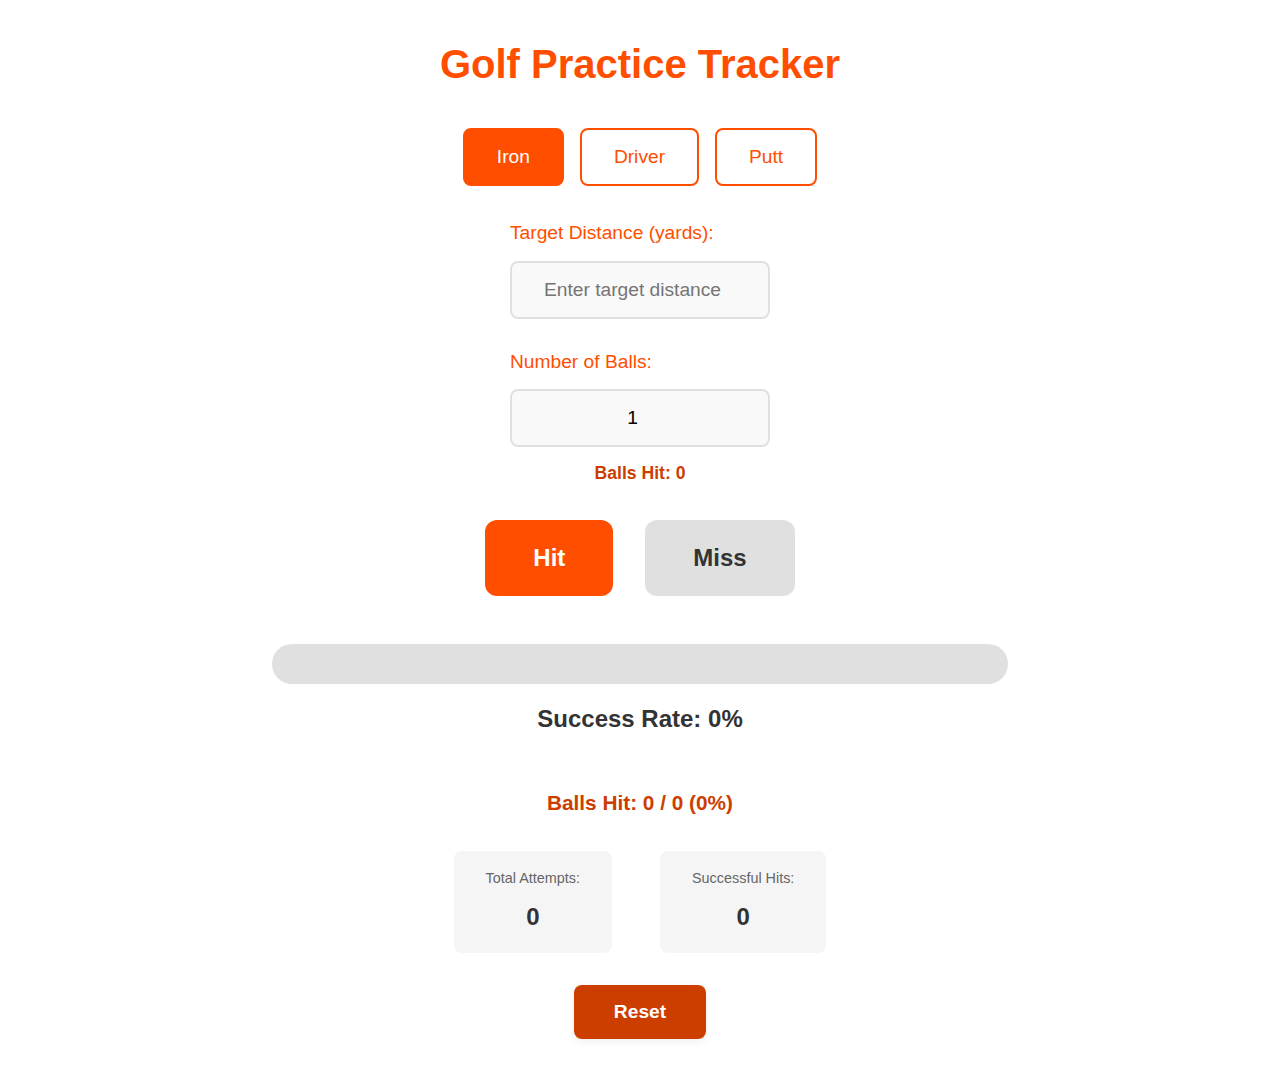
<file: index.html>
<!DOCTYPE html>
<html lang="en">
<head>
    <meta charset="UTF-8">
    <meta name="viewport" content="width=device-width, initial-scale=1.0">
    <title>Golf Practice Tracker</title>
    <link rel="stylesheet" href="styles.css">
</head>
<body>
    <div class="container">
        <header>
            <h1>Golf Practice Tracker</h1>
        </header>
        
        <main>
            <div class="club-selector">
                <button class="club-btn active" data-club="iron">Iron</button>
                <button class="club-btn" data-club="driver">Driver</button>
                <button class="club-btn" data-club="putt">Putt</button>
            </div>

            <div class="input-group">
                <div class="target-input">
                    <label for="target">Target Distance (yards):</label>
                    <input type="number" id="target" min="1" placeholder="Enter target distance">
                </div>

                <div class="balls-input">
                    <label for="balls">Number of Balls:</label>
                    <input type="number" id="balls" min="1" value="1" placeholder="Enter number of balls">
                    <div class="actual-hits-info" id="actual-hits-info">Balls Hit: 0</div>
                </div>
            </div>

            <div class="result-buttons">
                <button class="result-btn hit" aria-label="Hit">Hit</button>
                <button class="result-btn miss" aria-label="Miss">Miss</button>
            </div>

            <div class="progress-container">
                <div class="progress-bar">
                    <div class="progress-fill"></div>
                </div>
                <div class="progress-text">Success Rate: <span id="success-rate">0%</span></div>
            </div>

            <div class="balls-hit-info" id="balls-hit-info">
                Balls Hit: 0 / 0 (0%)
            </div>

            <div class="stats">
                <div class="stat-box">
                    <span class="stat-label">Total Attempts:</span>
                    <span id="total-attempts">0</span>
                </div>
                <div class="stat-box">
                    <span class="stat-label">Successful Hits:</span>
                    <span id="successful-hits">0</span>
                </div>
            </div>
            <div class="reset-container">
                <button class="reset-btn" id="reset-btn">Reset</button>
            </div>
        </main>
    </div>
    <script src="script.js"></script>
</body>
</html>
</file>
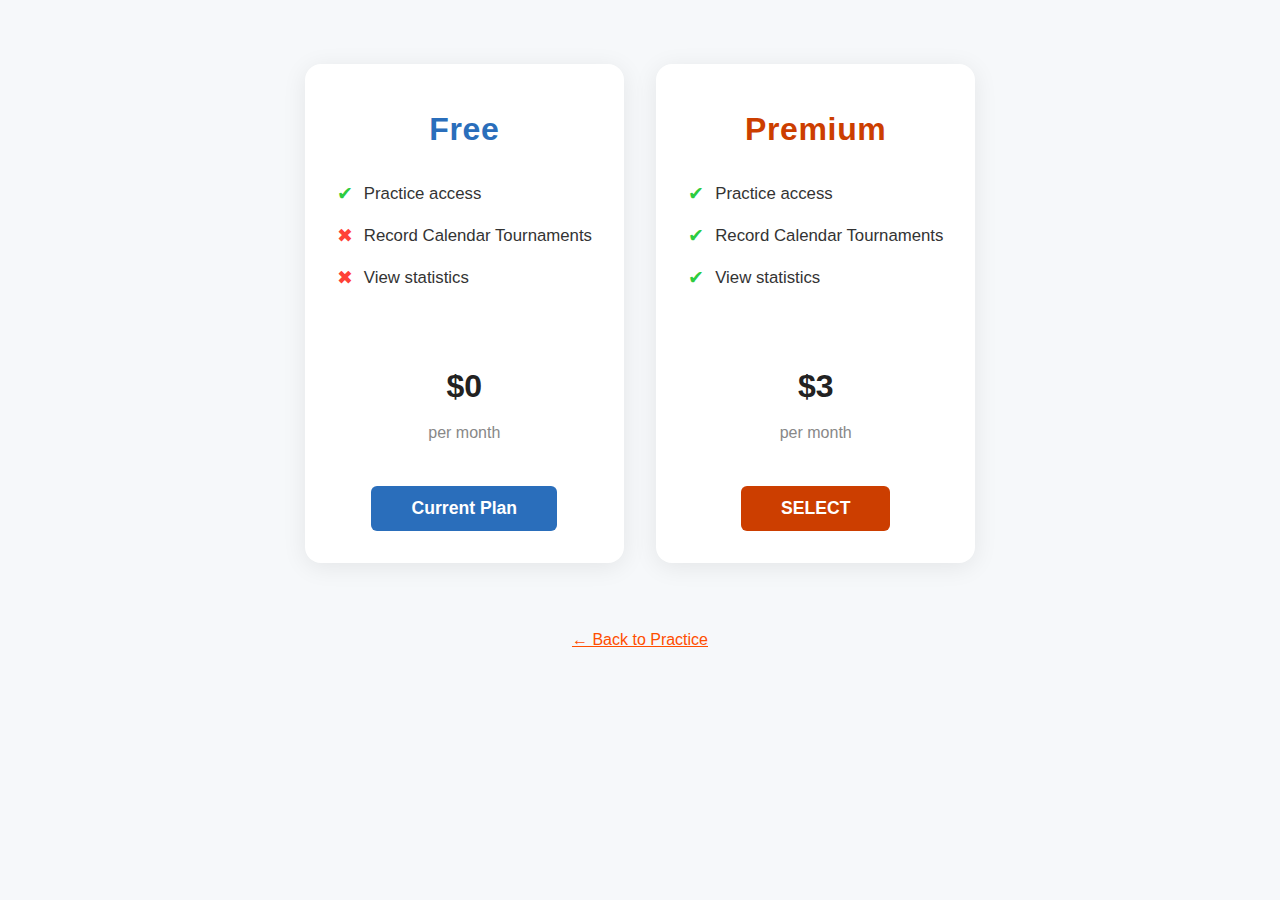
<file: subscribe.html>
<!DOCTYPE html>
<html lang="en">
<head>
    <meta charset="UTF-8">
    <meta name="viewport" content="width=device-width, initial-scale=1.0">
    <title>Subscriptions</title>
    <link rel="stylesheet" href="styles.css">
    <style>
        body {
            background: #f6f8fa;
        }
        .pricing-container {
            display: flex;
            justify-content: center;
            align-items: flex-start;
            gap: 2rem;
            margin: 4rem 0;
        }
        .pricing-card {
            background: #fff;
            border-radius: 16px;
            box-shadow: 0 4px 24px rgba(0,0,0,0.08);
            padding: 2.5rem 2rem 2rem 2rem;
            min-width: 260px;
            max-width: 320px;
            display: flex;
            flex-direction: column;
            align-items: center;
            position: relative;
        }
        .pricing-card .plan-title {
            font-size: 2rem;
            font-weight: 600;
            margin-bottom: 1.5rem;
            color: var(--hermes-orange-dark);
            letter-spacing: 0.02em;
        }
        .pricing-card.free .plan-title {
            color: #2a6ebb;
        }
        .pricing-card.premium .plan-title {
            color: var(--hermes-orange-dark);
        }
        .feature-list {
            list-style: none;
            padding: 0;
            margin: 0 0 2rem 0;
            width: 100%;
        }
        .feature-list li {
            display: flex;
            align-items: center;
            font-size: 1.05rem;
            margin-bottom: 0.7rem;
            color: #333;
        }
        .feature-list .check {
            color: #2ecc40;
            font-size: 1.2rem;
            margin-right: 0.7rem;
        }
        .feature-list .cross {
            color: #ff4136;
            font-size: 1.2rem;
            margin-right: 0.7rem;
        }
        .price {
            font-size: 2rem;
            font-weight: bold;
            margin: 1.5rem 0 0.5rem 0;
            color: #222;
        }
        .per-month {
            font-size: 1rem;
            color: #888;
            margin-bottom: 1.5rem;
        }
        .select-btn {
            background: #2a6ebb;
            color: #fff;
            border: none;
            border-radius: 6px;
            padding: 0.75rem 2.5rem;
            font-size: 1.1rem;
            font-weight: bold;
            cursor: pointer;
            margin-top: 1rem;
            transition: background 0.2s, transform 0.2s;
        }
        .pricing-card.premium .select-btn {
            background: var(--hermes-orange-dark);
        }
        .select-btn:hover {
            background: var(--hermes-orange);
            transform: translateY(-2px) scale(1.04);
        }
        @media (max-width: 800px) {
            .pricing-container {
                flex-direction: column;
                align-items: center;
            }
        }
    </style>
</head>
<body>
    <div class="pricing-container">
        <div class="pricing-card free">
            <div class="plan-title">Free</div>
            <ul class="feature-list">
                <li><span class="check">✔</span>Practice access</li>
                <li><span class="cross">✖</span>Record Calendar Tournaments</li>
                <li><span class="cross">✖</span>View statistics</li>
            </ul>
            <div class="price">$0</div>
            <div class="per-month">per month</div>
            <button class="select-btn" disabled>Current Plan</button>
        </div>
        <div class="pricing-card premium">
            <div class="plan-title">Premium</div>
            <ul class="feature-list">
                <li><span class="check">✔</span>Practice access</li>
                <li><span class="check">✔</span>Record Calendar Tournaments</li>
                <li><span class="check">✔</span>View statistics</li>
            </ul>
            <div class="price">$3</div>
            <div class="per-month">per month</div>
            <button class="select-btn" onclick="window.location.href='https://buy.stripe.com/00g4jzgey6L6eIgbIL'">SELECT</button>
        </div>
    </div>
    <div style="text-align:center; margin-top:2rem;">
        <a href="index.html" style="color: var(--hermes-orange); text-decoration: underline;">&larr; Back to Practice</a>
    </div>
</body>
</html>
</file>
<file: styles.css>
:root {
    --hermes-orange: #FF4E00;
    --hermes-orange-light: #FF7A33;
    --hermes-orange-dark: #CC3E00;
    --text-color: #333333;
    --background-color: #FFFFFF;
    --border-color: #E0E0E0;
}

/* Night mode variables */
[data-theme="dark"] {
    --text-color: #E0E0E0;
    --background-color: #1A1A1A;
    --border-color: #333333;
}

* {
    margin: 0;
    padding: 0;
    box-sizing: border-box;
}

body {
    font-family: 'Arial Rounded MT Bold', Arial, sans-serif;
    background-color: var(--background-color);
    color: var(--text-color);
    line-height: 1.6;
}

h1, h2, h3, h4, h5, h6, .navbar-logo, .navbar-links a, .featured-title, .featured-card-title, .hero-title, .hero-subtitle, .footer, .reviews-title, .review-name {
    font-family: 'Arial Rounded MT Bold', Arial, sans-serif !important;
}

.container {
    max-width: 800px;
    margin: 0 auto;
    padding: 2rem;
}

header {
    text-align: center;
    margin-bottom: 2rem;
}

h1 {
    color: var(--hermes-orange);
    font-size: 2.5rem;
    margin-bottom: 1rem;
}

.club-selector {
    display: flex;
    justify-content: center;
    gap: 1rem;
    margin-bottom: 2rem;
}

.club-btn {
    padding: 1rem 2rem;
    font-size: 1.2rem;
    border: 2px solid var(--hermes-orange);
    background-color: transparent;
    color: var(--hermes-orange);
    border-radius: 8px;
    cursor: pointer;
    transition: all 0.3s ease;
}

.club-btn.active {
    background-color: var(--hermes-orange);
    color: white;
}

.club-btn:hover {
    background-color: var(--hermes-orange-light);
    color: white;
}

.input-group {
    display: flex;
    flex-direction: column;
    align-items: center;
    gap: 1.5rem;
    margin-bottom: 2rem;
}

.target-input,
.balls-input {
    display: flex;
    flex-direction: column;
    align-items: center;
    min-width: 240px;
    max-width: 260px;
    width: 100%;
    box-sizing: border-box;
}

label {
    display: block;
    font-size: 1.2rem;
    margin-bottom: 0.75rem;
    color: var(--hermes-orange);
    text-align: left;
    width: 100%;
}

input[type="number"] {
    width: 100%;
    padding: 1rem;
    font-size: 1.2rem;
    border: 2px solid var(--border-color);
    border-radius: 8px;
    text-align: center;
    background-color: #F9F9F9;
    margin-bottom: 0.25rem;
}

input[type="number"]:focus {
    outline: none;
    border-color: var(--hermes-orange);
    box-shadow: 0 0 0 2px var(--hermes-orange-light);
}

.result-buttons {
    display: flex;
    justify-content: center;
    gap: 2rem;
    margin-bottom: 2rem;
}

.result-btn {
    padding: 1.5rem 3rem;
    font-size: 1.5rem;
    border: none;
    border-radius: 12px;
    cursor: pointer;
    transition: all 0.3s ease;
    font-weight: bold;
}

.hit {
    background-color: var(--hermes-orange);
    color: white;
}

.miss {
    background-color: #E0E0E0;
    color: var(--text-color);
}

.result-btn:hover {
    transform: scale(1.05);
}

.progress-container {
    margin: 3rem 0;
}

.progress-bar {
    width: 100%;
    height: 40px;
    background-color: #E0E0E0;
    border-radius: 20px;
    overflow: hidden;
    margin-bottom: 1rem;
}

.progress-fill {
    height: 100%;
    width: 0%;
    background-color: var(--hermes-orange);
    transition: width 0.5s ease;
}

.progress-text {
    text-align: center;
    font-size: 1.5rem;
    font-weight: bold;
}

.stats {
    display: flex;
    justify-content: center;
    gap: 3rem;
    margin-top: 2rem;
}

.stat-box {
    text-align: center;
    padding: 1rem 2rem;
    background-color: #F5F5F5;
    border-radius: 8px;
}

.stat-label {
    display: block;
    font-size: 1.1rem;
    color: var(--hermes-orange);
    margin-bottom: 0.5rem;
}

#total-attempts,
#successful-hits {
    font-size: 1.5rem;
    font-weight: bold;
}

.balls-hit-info {
    text-align: center;
    font-size: 1.3rem;
    color: var(--hermes-orange-dark);
    font-weight: bold;
    margin-bottom: 1.5rem;
}

.actual-hits-info {
    margin-top: 0.5rem;
    font-size: 1.1rem;
    color: var(--hermes-orange-dark);
    font-weight: bold;
    text-align: center;
}

.reset-container {
    display: flex;
    justify-content: center;
    margin-top: 2rem;
}

.reset-btn {
    padding: 1rem 2.5rem;
    font-size: 1.2rem;
    background-color: var(--hermes-orange-dark);
    color: #fff;
    border: none;
    border-radius: 8px;
    cursor: pointer;
    font-weight: bold;
    transition: background 0.2s, transform 0.2s;
    box-shadow: 0 2px 8px rgba(0,0,0,0.07);
}

.reset-btn:hover {
    background-color: var(--hermes-orange);
    transform: scale(1.05);
}

#subscribe-monthly-btn,
#subscribe-lifetime-btn {
    cursor: pointer;
}

@media (max-width: 600px) {
    .container {
        padding: 0.5rem;
    }
    .club-btn, .result-btn, .reset-btn {
        font-size: 1.3rem;
        padding: 1.2rem 0;
        width: 100%;
        min-height: 48px;
    }
    .input-group, .stats {
        gap: 1.5rem;
    }
    .modal-content {
        padding: 1rem;
        max-width: 95vw;
    }
    label, .stat-label {
        font-size: 1.1rem;
    }
    input[type="number"] {
        font-size: 1.2rem;
        padding: 1.2rem;
    }
    .progress-bar {
        height: 32px;
    }
    .club-selector {
        flex-direction: column;
        gap: 1rem;
    }
    .result-buttons {
        flex-direction: column;
        gap: 1rem;
    }
    .stats {
        flex-direction: column;
        gap: 1rem;
    }
    .input-group {
        flex-direction: column;
        gap: 1.5rem;
    }
    .target-input,
    .balls-input {
        width: 100%;
        min-width: unset;
        max-width: unset;
    }
    .tournament-badge {
        max-width: 60px;
        font-size: 0.75rem;
    }
}

/* Hamburger styles */
.hamburger {
    position: absolute;
    top: 2rem;
    right: 2rem;
    width: 32px;
    height: 32px;
    display: flex;
    flex-direction: column;
    justify-content: space-between;
    cursor: pointer;
    z-index: 1001;
}
.hamburger span {
    display: block;
    height: 4px;
    width: 100%;
    background: var(--hermes-orange);
    border-radius: 2px;
    transition: 0.3s;
}

.mobile-nav {
    display: none;
    position: absolute;
    top: 60px;
    right: 2rem;
    background: #fff;
    border: 1px solid var(--border-color);
    border-radius: 8px;
    box-shadow: 0 2px 8px rgba(0,0,0,0.07);
    z-index: 1000;
}
.mobile-nav ul {
    list-style: none;
    margin: 0;
    padding: 0.5rem 1rem;
}
.mobile-nav li {
    margin: 0.5rem 0;
}
.mobile-nav a {
    color: var(--hermes-orange);
    text-decoration: none;
    font-size: 1.1rem;
    padding: 0.5rem 1rem;
    display: block;
    border-radius: 4px;
    transition: background 0.2s;
}
.mobile-nav a:hover {
    background: var(--hermes-orange-light);
    color: #fff;
}
.mobile-nav a.active {
    background: var(--hermes-orange);
    color: #fff;
}
.mobile-nav button {
    background: none;
    border: none;
    color: var(--hermes-orange);
    font-size: 1.1rem;
    cursor: pointer;
    padding: 0.5rem 1rem;
    border-radius: 4px;
    transition: background 0.2s;
    width: 100%;
    text-align: left;
}
.mobile-nav.active {
    display: block;
}

/* Modal styles */
.modal {
    display: none;
    position: fixed;
    z-index: 2000;
    left: 0;
    top: 0;
    width: 100vw;
    height: 100vh;
    overflow: auto;
    background-color: rgba(0,0,0,0.4);
    justify-content: center;
    align-items: center;
}
.modal-content {
    background: #fff;
    margin: 10% auto;
    padding: 2rem;
    border-radius: 10px;
    width: 90%;
    max-width: 400px;
    position: relative;
    box-shadow: 0 2px 16px rgba(0,0,0,0.15);
}
.close {
    position: absolute;
    top: 1rem;
    right: 1rem;
    font-size: 2rem;
    color: var(--hermes-orange);
    cursor: pointer;
}
#signup-form label {
    margin-top: 1rem;
    margin-bottom: 0.5rem;
    color: var(--hermes-orange-dark);
}
#signup-form input {
    width: 100%;
    padding: 0.75rem;
    margin-bottom: 1rem;
    border: 1px solid var(--border-color);
    border-radius: 6px;
    font-size: 1rem;
}
#signup-form button[type="submit"] {
    width: 100%;
    padding: 0.75rem;
    background: var(--hermes-orange);
    color: #fff;
    border: none;
    border-radius: 6px;
    font-size: 1.1rem;
    font-weight: bold;
    cursor: pointer;
    margin-top: 0.5rem;
    transition: background 0.2s;
}
#signup-form button[type="submit"]:hover {
    background: var(--hermes-orange-dark);
}
#signup-message {
    margin-top: 1rem;
    color: var(--hermes-orange-dark);
    text-align: center;
    font-size: 1rem;
}

/* Statistics Page Styles */
.stats-container {
    display: flex;
    flex-direction: column;
    gap: 2rem;
    padding: 1rem;
}

.stats-overview {
    display: grid;
    grid-template-columns: repeat(auto-fit, minmax(300px, 1fr));
    gap: 1.5rem;
}

.detailed-stats {
    display: grid;
    grid-template-columns: repeat(auto-fit, minmax(300px, 1fr));
    gap: 1.5rem;
}

.stat-card {
    background: white;
    border-radius: 8px;
    padding: 1.5rem;
    box-shadow: 0 2px 4px rgba(0, 0, 0, 0.1);
}

.stat-card h3 {
    margin-top: 0;
    margin-bottom: 1rem;
    color: var(--hermes-orange);
}

.club-stats-grid {
    display: grid;
    grid-template-columns: repeat(auto-fit, minmax(150px, 1fr));
    gap: 1rem;
}

.stat-item {
    display: flex;
    flex-direction: column;
    align-items: center;
    padding: 1rem;
    background: #f8f8f8;
    border-radius: 6px;
}

.stat-label {
    font-size: 0.9rem;
    color: #666;
    margin-bottom: 0.5rem;
}

.stat-value {
    font-size: 1.5rem;
    font-weight: bold;
    color: var(--hermes-orange);
}

/* Chart Containers */
.stat-card canvas {
    width: 100% !important;
    height: 300px !important;
}

/* Responsive Adjustments */
@media (max-width: 768px) {
    .stats-overview,
    .detailed-stats {
        grid-template-columns: 1fr;
    }
    
    .club-stats-grid {
        grid-template-columns: repeat(2, 1fr);
    }
}

@media (max-width: 480px) {
    .club-stats-grid {
        grid-template-columns: 1fr;
    }
}

#user-status {
    display: flex !important;
    flex-direction: column;
    align-items: center;
    justify-content: center;
    width: 100%;
    text-align: center;
}

#user-status #user-email {
    margin-bottom: 0.5rem;
    width: 100%;
    text-align: center;
}

#user-status #logout-btn {
    display: block;
    margin: 0.5rem auto 0 auto;
    width: auto;
    text-align: center;
}

.back-icon {
    display: inline-block;
    vertical-align: middle;
    margin-right: 1rem;
    margin-top: -0.2rem;
    transition: transform 0.2s, background 0.2s;
    border-radius: 50%;
    padding: 0.2rem;
}
.back-icon:hover {
    background: var(--hermes-orange-light);
    transform: scale(1.1);
}

/* Night mode toggle button styles */
.night-mode-btn {
    display: flex;
    align-items: center;
    gap: 0.5rem;
    background: none;
    border: none;
    color: var(--text-color);
    font-size: 1.1rem;
    cursor: pointer;
    padding: 0.5rem 1rem;
    border-radius: 4px;
    transition: background 0.2s;
    width: 100%;
    text-align: left;
}

.night-mode-btn:hover {
    background: var(--hermes-orange-light);
    color: #fff;
}

.moon-icon, .sun-icon {
    font-size: 1.2rem;
}

/* Night mode specific styles */
[data-theme="dark"] .modal-content {
    background: #2A2A2A;
    color: var(--text-color);
}

[data-theme="dark"] input[type="number"] {
    background-color: #333333;
    color: var(--text-color);
    border-color: #444444;
}

[data-theme="dark"] .mobile-nav {
    background: #2A2A2A;
    border-color: #444444;
}

[data-theme="dark"] .stat-card {
    background: #2A2A2A;
}

[data-theme="dark"] .stat-item {
    background: #333333;
}

[data-theme="dark"] .history-table {
    background: #2A2A2A;
}

[data-theme="dark"] .history-table th {
    background: var(--hermes-orange-dark);
}

[data-theme="dark"] .history-table tr:hover {
    background: #333333;
}

[data-theme="dark"] .miss {
    background-color: #444 !important;
    color: #fff !important;
}

/* Center Add Tournament button text */
.auth-button {
    display: flex;
    align-items: center;
    justify-content: center;
    text-align: center;
}

/* Prevent calendar cell expansion for tournament badges */
.tournament-badge {
    max-width: 90px;
    overflow: hidden;
    text-overflow: ellipsis;
    white-space: nowrap;
    display: inline-block;
    vertical-align: middle;
}
</file>
